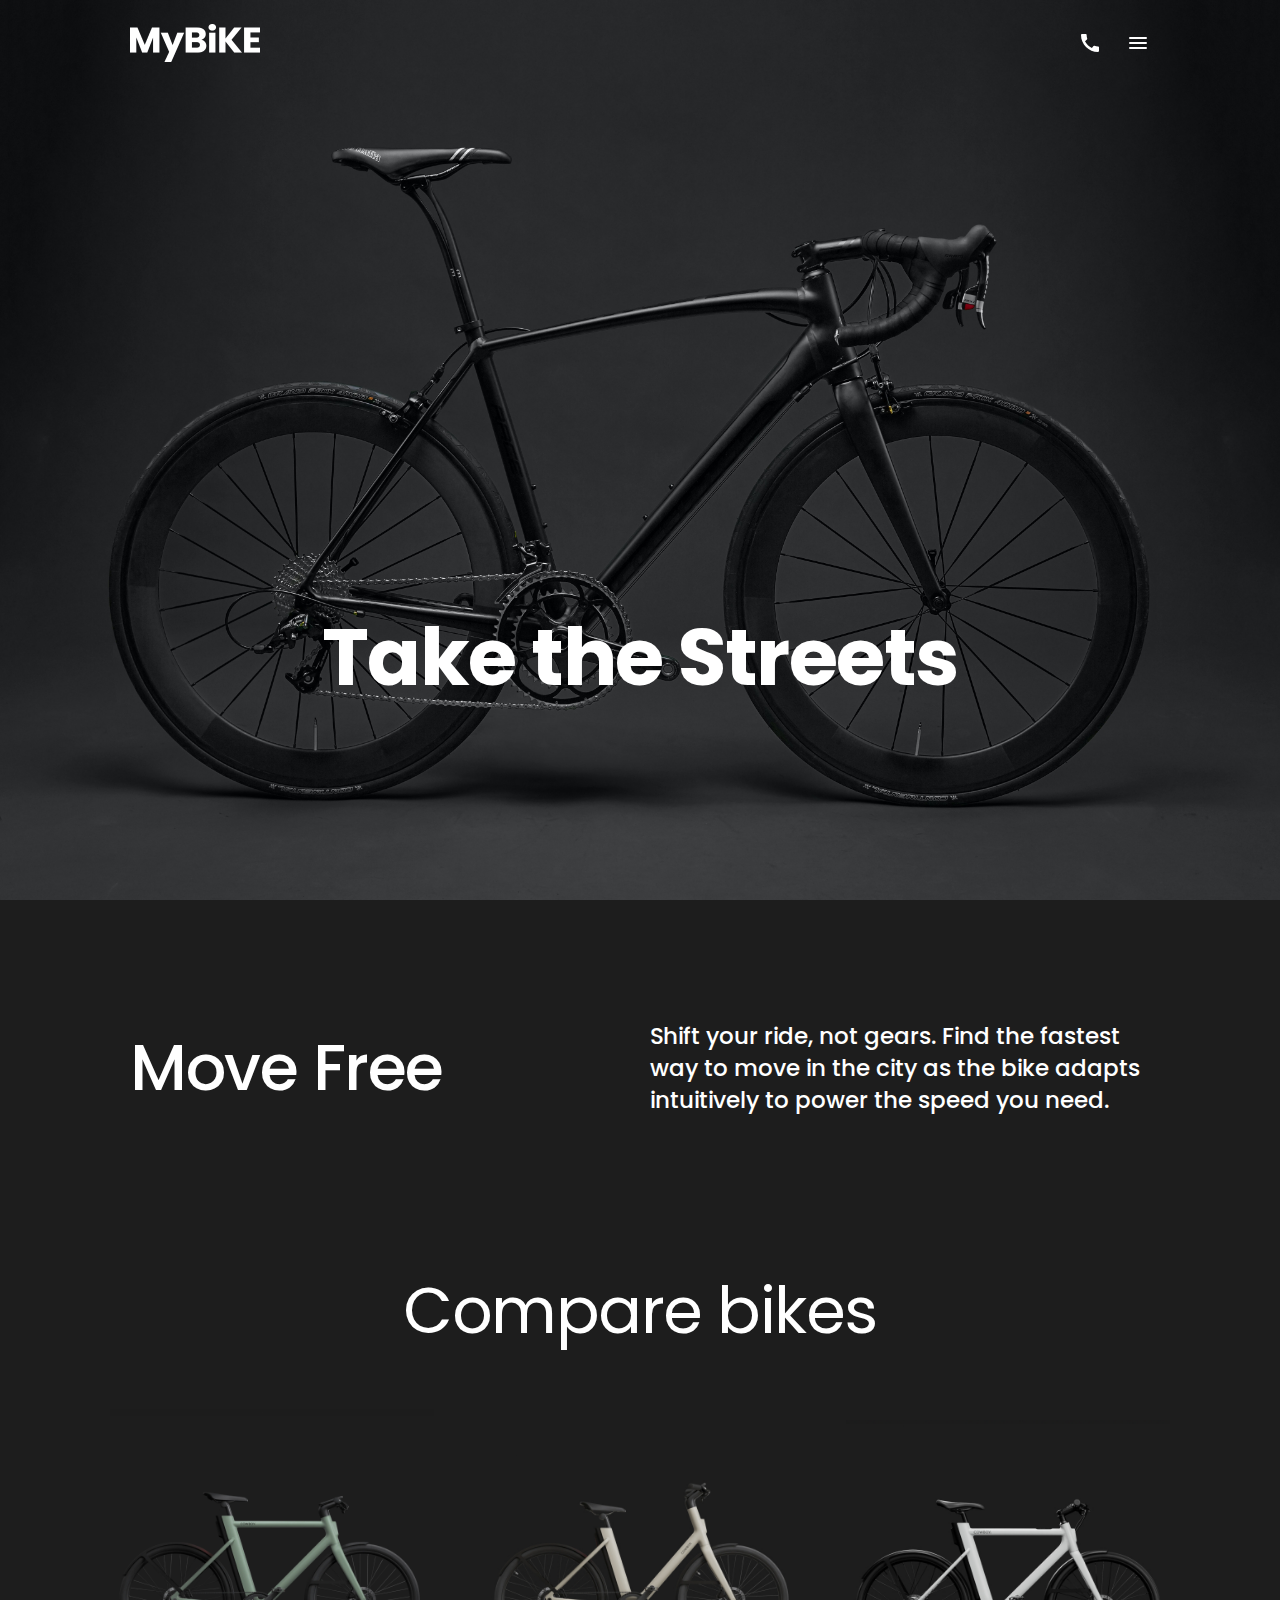
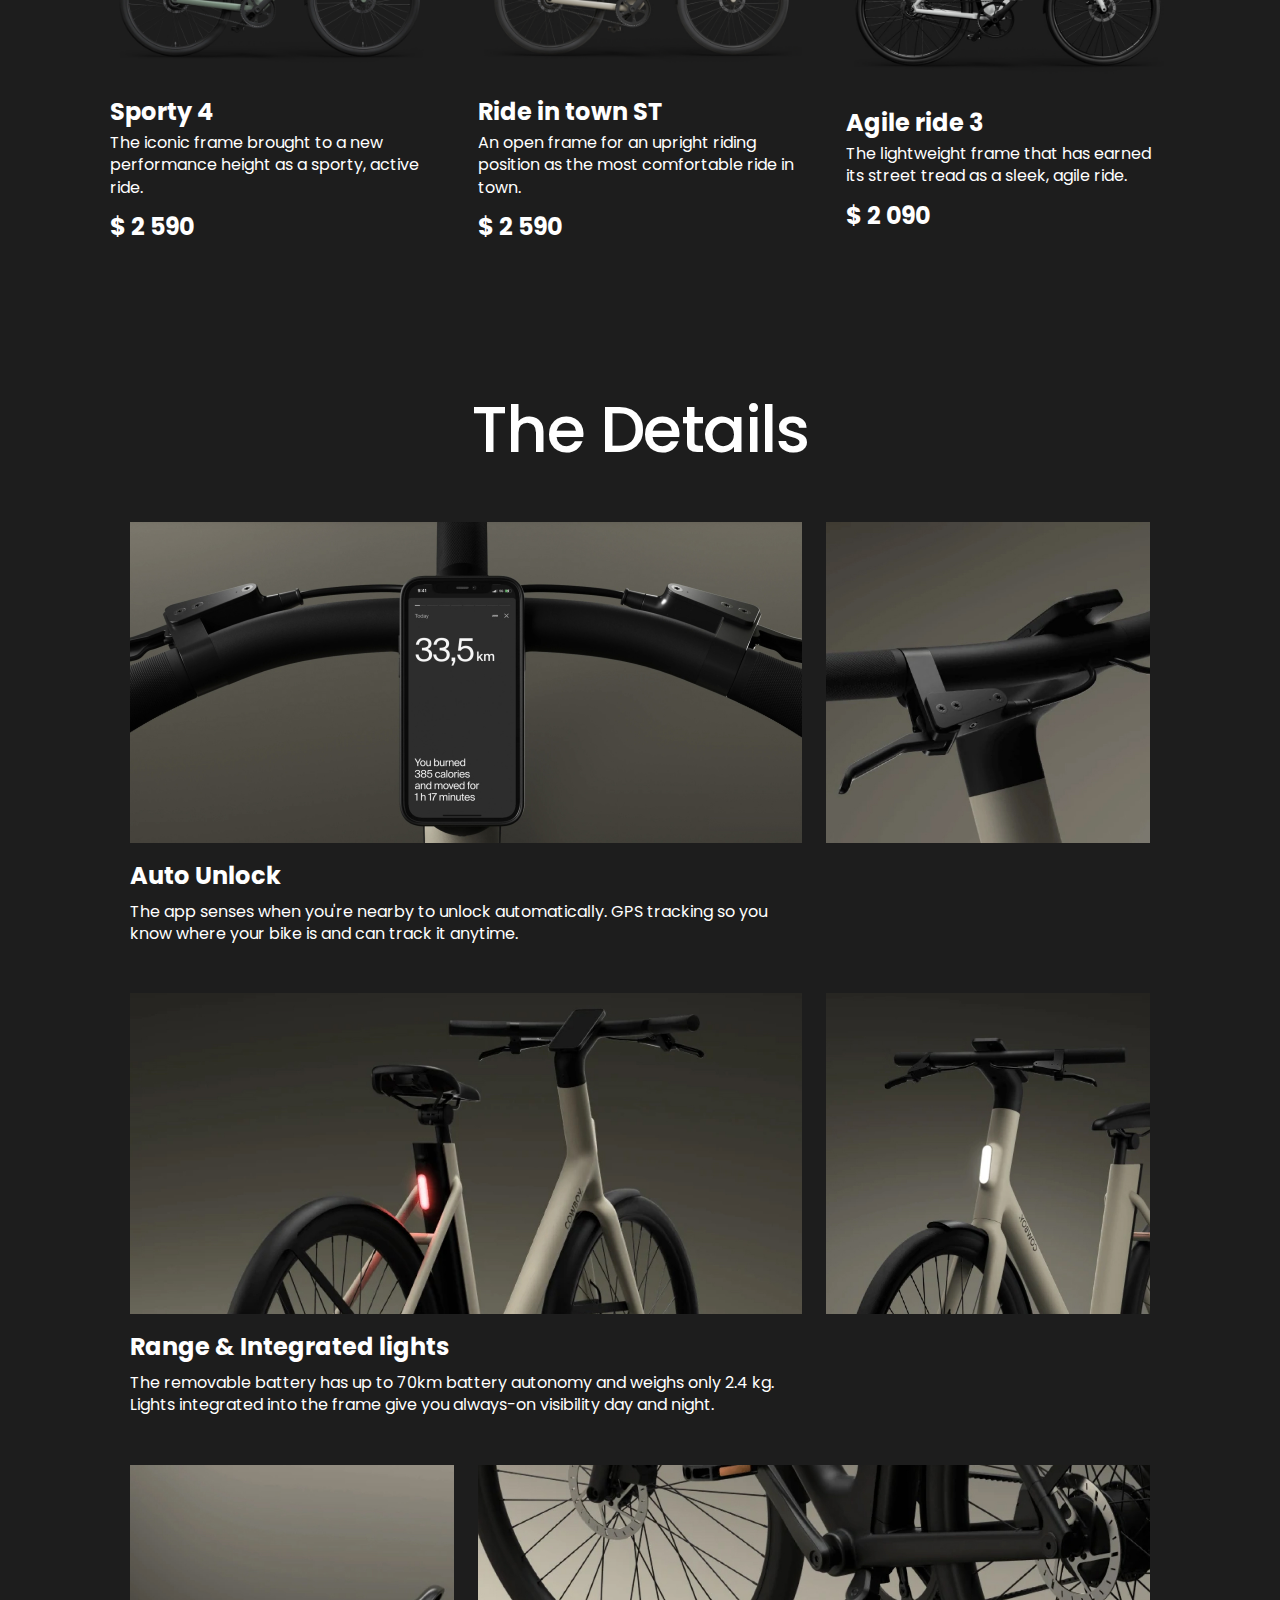
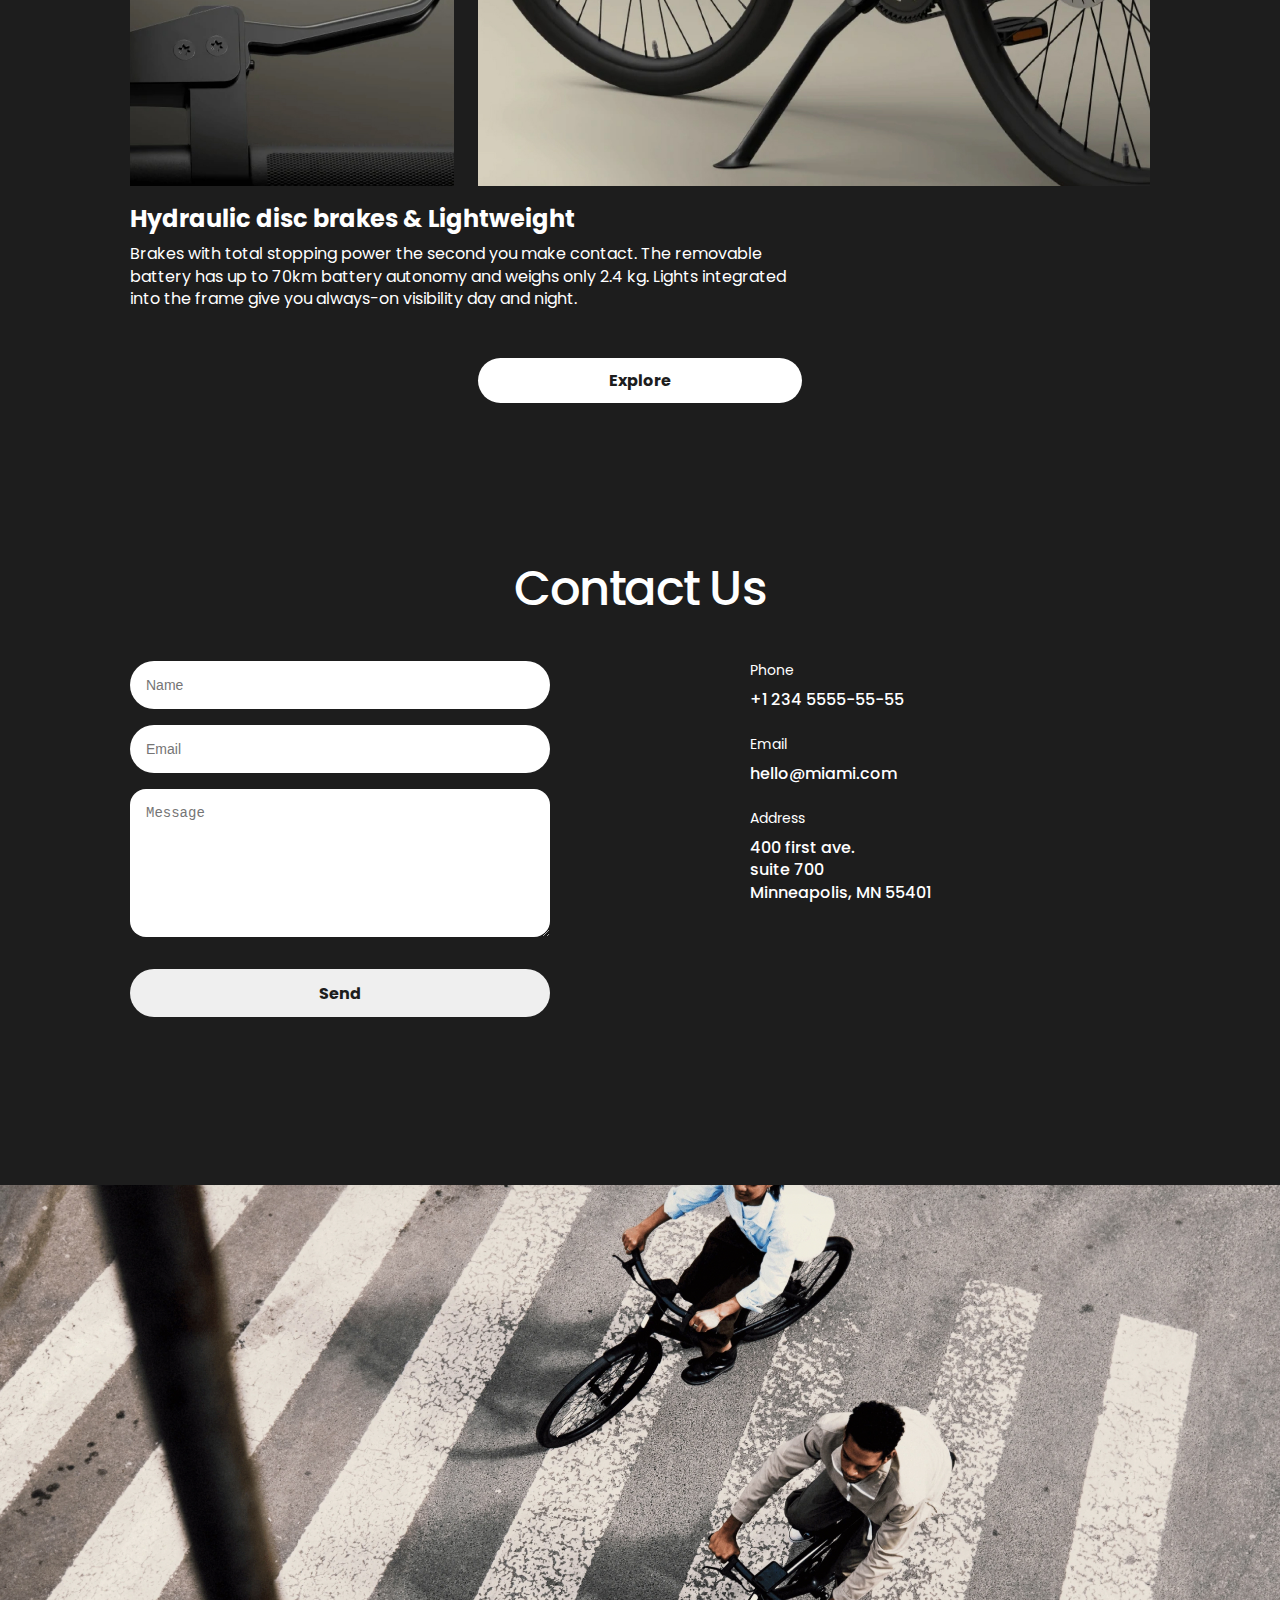
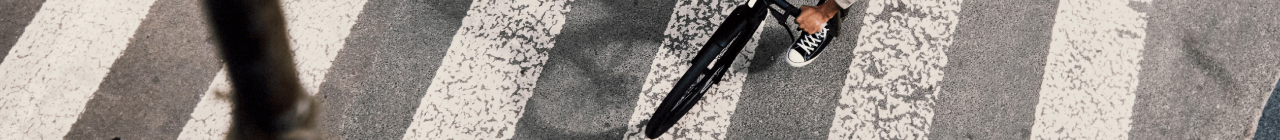
<file: index.html>
<!doctype html><html lang="en"><head><meta charset="utf-8"><meta name="viewport" content="width=device-width, initial-scale=1.0"><title>MyBike</title><link rel="icon shortcut" href="favicon.7163c4d9.svg" type="image/x-icon"><link href="https://fonts.googleapis.com/css?family=Poppins:100,100italic,200,200italic,300,300italic,regular,italic,500,500italic,600,600italic,700,700italic,800,800italic,900,900italic" rel="stylesheet"><link rel="stylesheet" href="index.8dffe151.css"></head><body> <div class="wrapper"> <header class="header"> <div class="header__container"> <a href="./" class="header__logo"> <img src="logo.66b2daaa.png" alt="Logo"> </a> <div class="header__buttons"> <a href="tel:+12345555555" target="_blank" class="header__button header__button_phone"> <p>+1 234 555-55-55</p> <img src="phone-call.26299131.svg" alt="phone-call-icon"> </a> <div class="header__button header__button_menu"> <img src="menu.9d5d39a9.svg" alt="menu-icon"> <img src="close.a33213b2.svg" alt="close-icon"> </div> </div> </div> </header> <nav class="nav"> <div class="nav__container"> <div class="nav__list"> <ul class="nav__list"> <li class="nav__item"> <a href="./" class="nav__link"> Home </a> </li> <li class="nav__item"> <a href="#about" class="nav__link"> About Us </a> </li> <li class="nav__item"> <a href="#bikes" class="nav__link"> Compare Bikes </a> </li> <li class="nav__item"> <a href="#details" class="nav__link"> Details </a> </li> <li class="nav__item"> <a href="#contact-us" class="nav__link"> Contacts </a> </li> <li class="nav__item"> <a href="tel:+12345555555" class="nav__link nav__link_phone"> <span>+1 234 5555-55-55</span> <p>Book a test ride</p> </a> </li> </ul> </div> </div> </nav> <main class="main"> <section class="intro"> <div class="intro_container"> <h1 class="intro__title">Take the Streets</h1> </div> </section> <section class="about" id="about"> <div class="about__container"> <h1 class="about__title">Move Free</h1> <p class="about__text"> Shift your ride, not gears. Find the fastest way to move in the city as the bike adapts intuitively to power the speed you need. </p> </div> </section> <section class="bikes" id="bikes"> <div class="bikes__container"> <h1 class="bikes__title">Compare bikes</h1> <ul class="bikes__list"> <li class="bikes__item item-bikes"> <div class="item-bikes__img"> <img src="01.9a1613a9.jpg" alt="Bike"> </div> <a href="#" class="item-bikes__title"> Sporty 4 </a> <p class="item-bikes__text"> The iconic frame brought to a new performance height as a sporty, active ride. </p> <span class="item-bikes__price">$ 2 590</span> </li> <li class="bikes__item item-bikes"> <div class="item-bikes__img"> <img src="02.ebd72a3d.jpg" alt="Bike"> </div> <a href="#" class="item-bikes__title"> Ride in town ST </a> <p class="item-bikes__text"> An open frame for an upright riding position as the most comfortable ride in town. </p> <span class="item-bikes__price">$ 2 590</span> </li> <li class="bikes__item item-bikes"> <div class="item-bikes__img"> <img src="03.c84ec9d5.jpg" alt="Bike"> </div> <a href="#" class="item-bikes__title"> Agile ride 3 </a> <p class="item-bikes__text"> The lightweight frame that has earned its street tread as a sleek, agile ride. </p> <span class="item-bikes__price">$ 2 090</span> </li> </ul> </div> </section> <section class="details" id="details"> <div class="details__container"> <h1 class="details__title">The details</h1> <div class="details__articles"> <article class="article-details details__article"> <div class="article-details__images"> <div class="article-details__image"> <img src="04.2f36d436.jpg" alt="bike-feature"> </div> <div class="article-details__image"> <img src="05.941d7b63.jpg" alt="bike-feature"> </div> </div> <h2 class="article-details__title">Auto Unlock</h2> <p class="article-details__text"> The app senses when you're nearby to unlock automatically. GPS tracking so you know where your bike is and can track it anytime. </p> </article> <article class="article-details details__article"> <div class="article-details__images"> <div class="article-details__image"> <img src="06.406aa8ce.jpg" alt="bike-feature"> </div> <div class="article-details__image"> <img src="07.550e1519.jpg" alt="bike-feature"> </div> </div> <h2 class="article-details__title"> Range & Integrated lights </h2> <p class="article-details__text"> The removable battery has up to 70km battery autonomy and weighs only 2.4 kg. Lights integrated into the frame give you always-on visibility day and night. </p> </article> <article class="article-details details__article"> <div class="article-details__images article-details__images_reversed"> <div class="article-details__image"> <img src="09.362142d8.jpg" alt="bike-feature"> </div> <div class="article-details__image"> <img src="08.4c7c0b53.jpg" alt="bike-feature"> </div> </div> <h2 class="article-details__title"> Hydraulic disc brakes & Lightweight </h2> <p class="article-details__text"> Brakes with total stopping power the second you make contact. The removable battery has up to 70km battery autonomy and weighs only 2.4 kg. Lights integrated into the frame give you always-on visibility day and night. </p> </article> </div> <a href="#" class="details__link"> Explore </a> </div> </section> </main> <footer class="footer" id="contact-us"> <div class="footer__container"> <h1 class="footer__title">Contact Us</h1> <div class="footer__content"> <div class="contact-us"> <form action="#" class="contact-us__form"> <input type="text" class="contact-us__input" placeholder="Name"> <input type="email" class="contact-us__input" placeholder="Email"> <textarea class="contact-us__textarea" placeholder="Message"></textarea> <button class="contact-us__button">Send</button> </form> </div> <div class="footer__links"> <div class="footer__block"> <h3 class="footer__label">Phone</h3> <a href="tel:+12345555555" class="footer__link" target="_blank"> +1 234 5555-55-55 </a> </div> <div class="footer__block"> <h3 class="footer__label">Email</h3> <a href="mailto:hello@miami.com" class="footer__link" target="_blank"> hello@miami.com </a> </div> <div class="footer__block"> <h3 class="footer__label">Address</h3> <a href="https://www.google.com/maps?q=400+first+ave+suite+700+Minneapolis,+MN+55401" class="footer__link" target="_blank"> 400 first ave. <br> suite 700 <br> Minneapolis, MN 55401 </a> </div> </div> </div> </div> <div class="footer__img"> <img src="footer_bg.b41887b3.jpg" alt="footer-image"> </div> </footer> </div> <script src="index.e61e4edd.js"></script> </body></html>
</file>
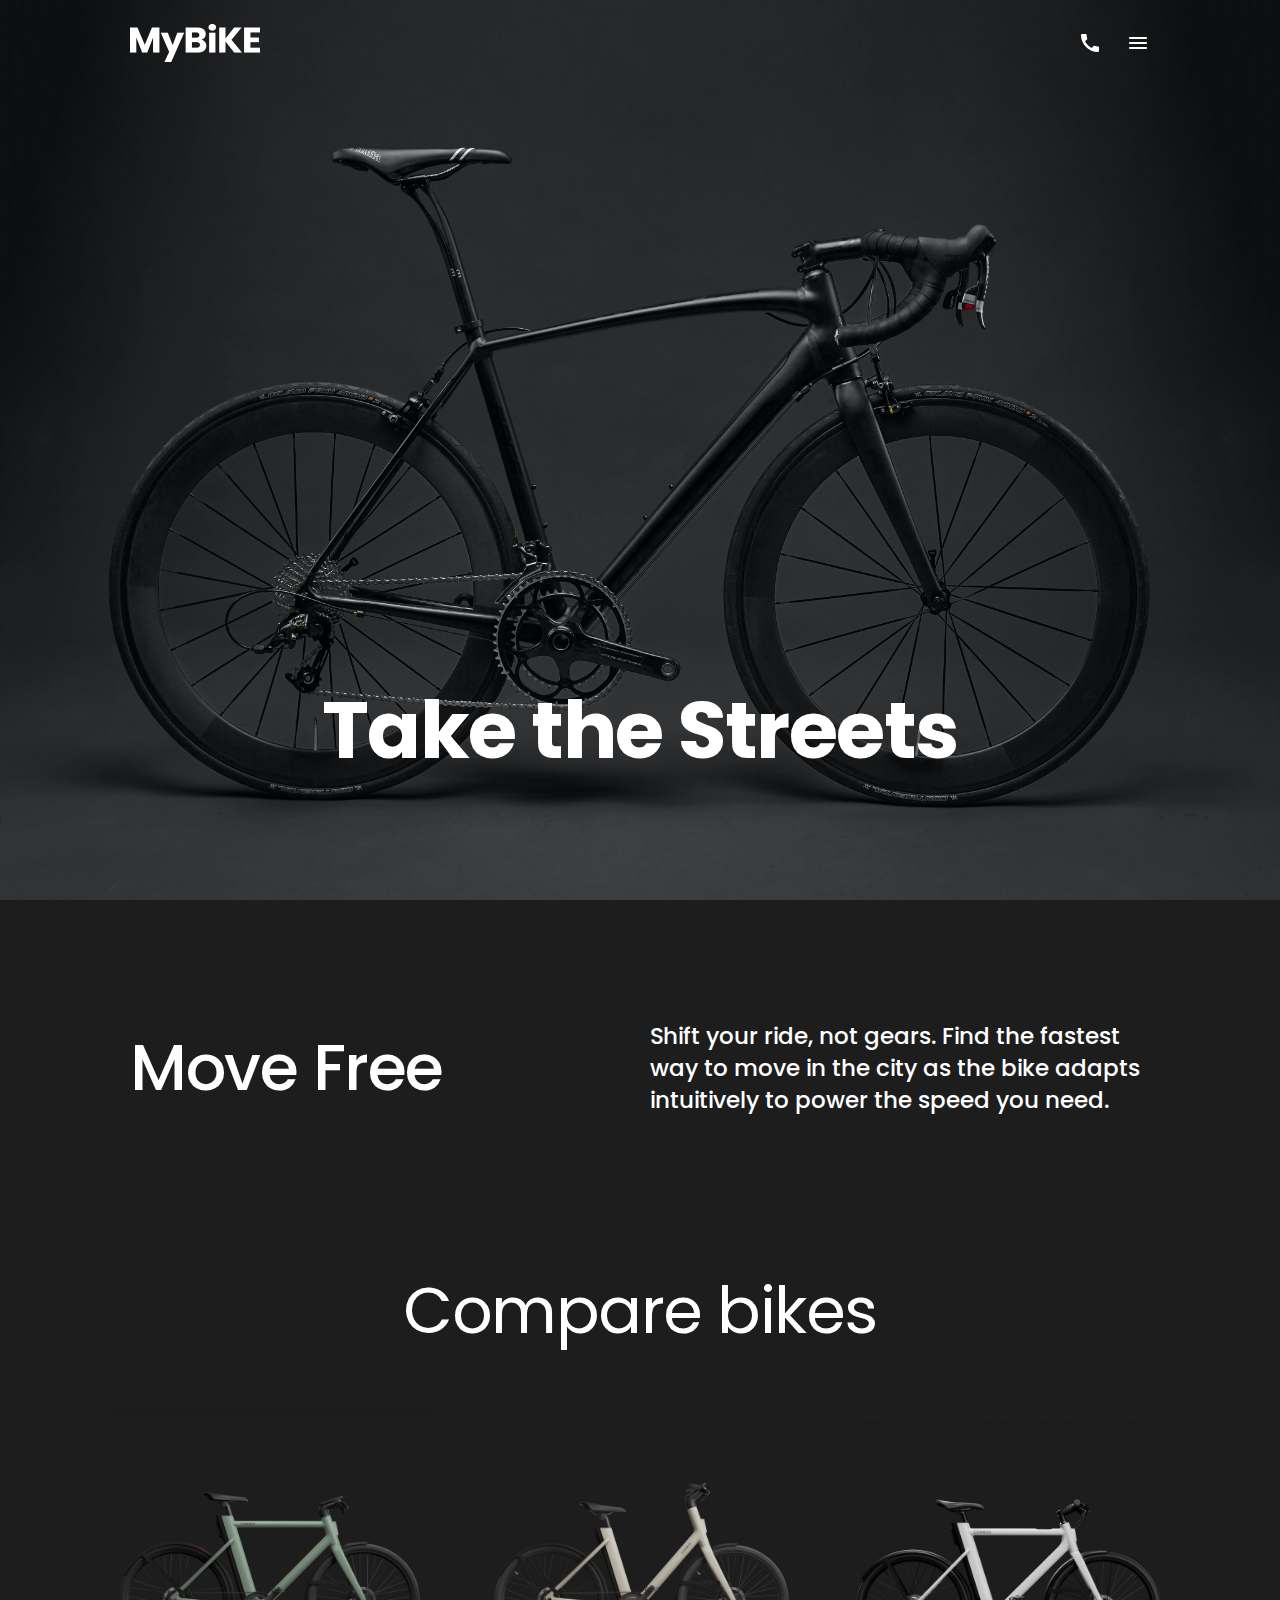
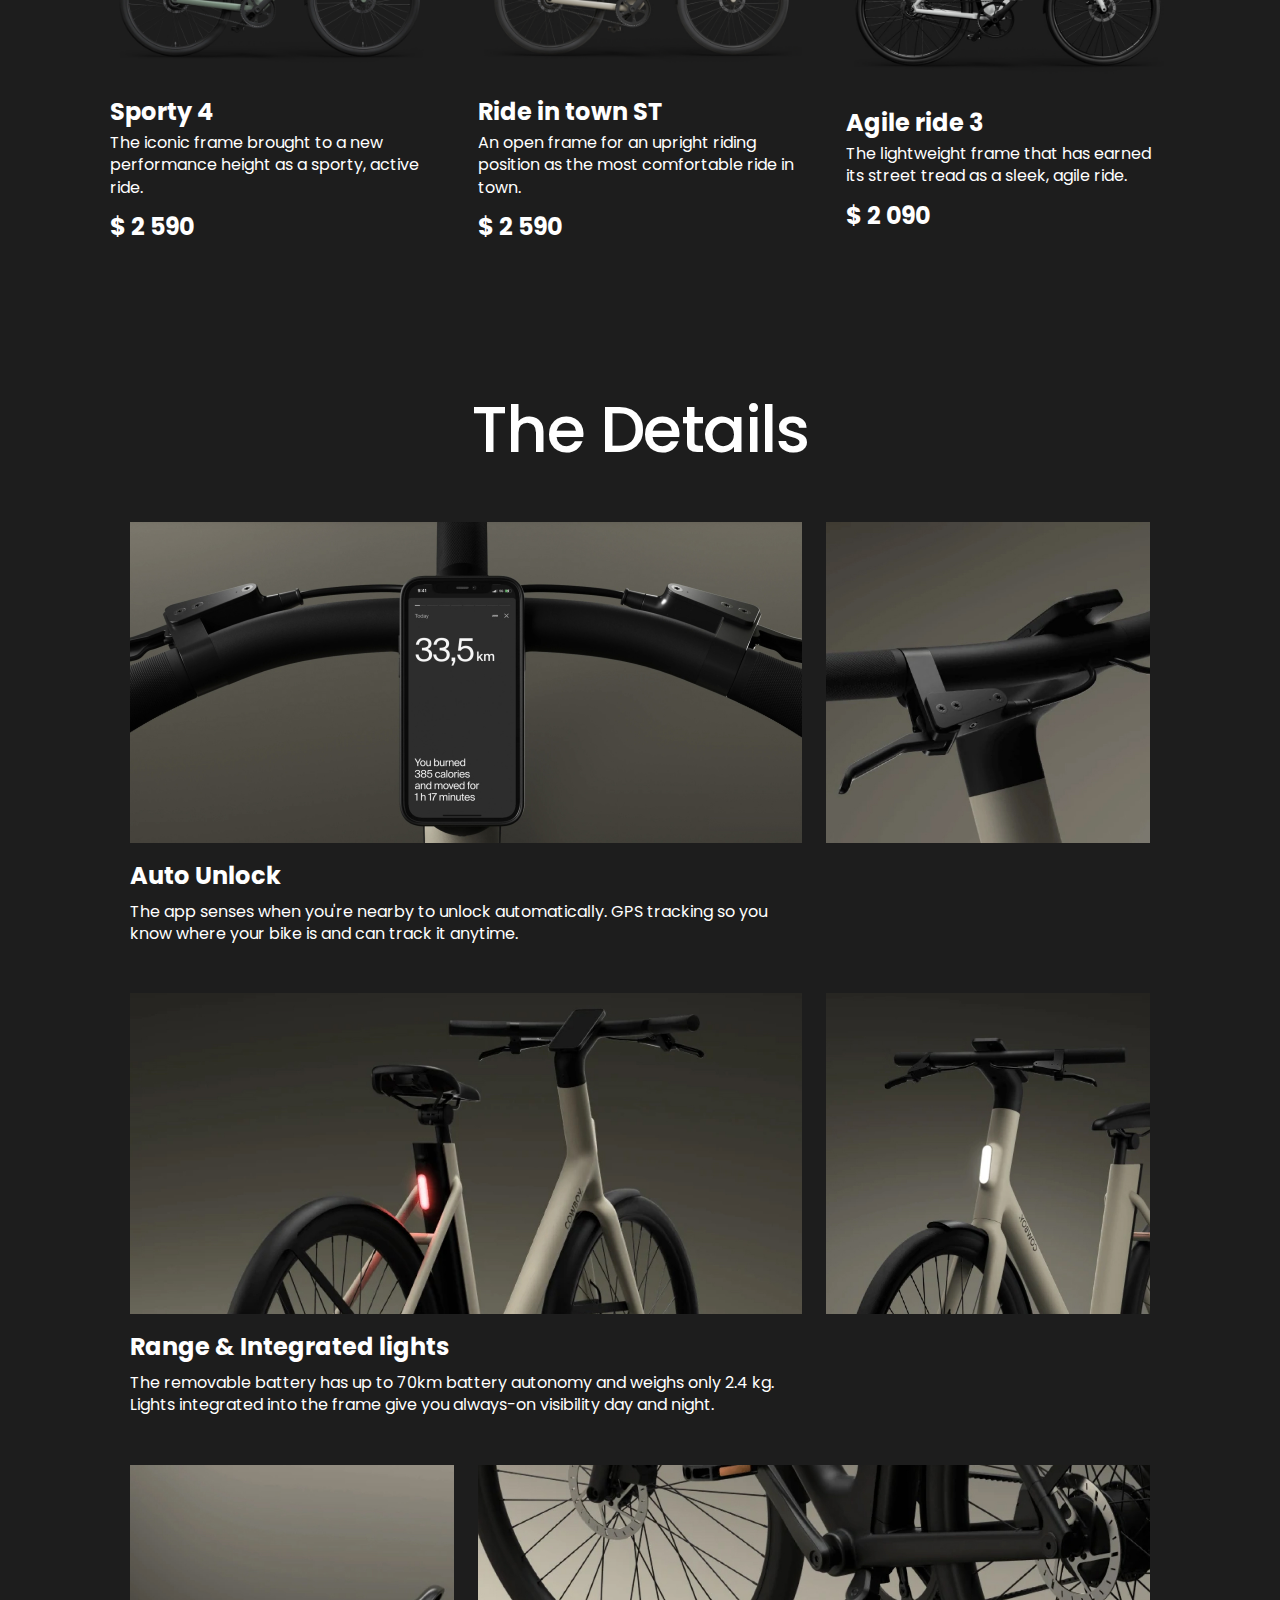
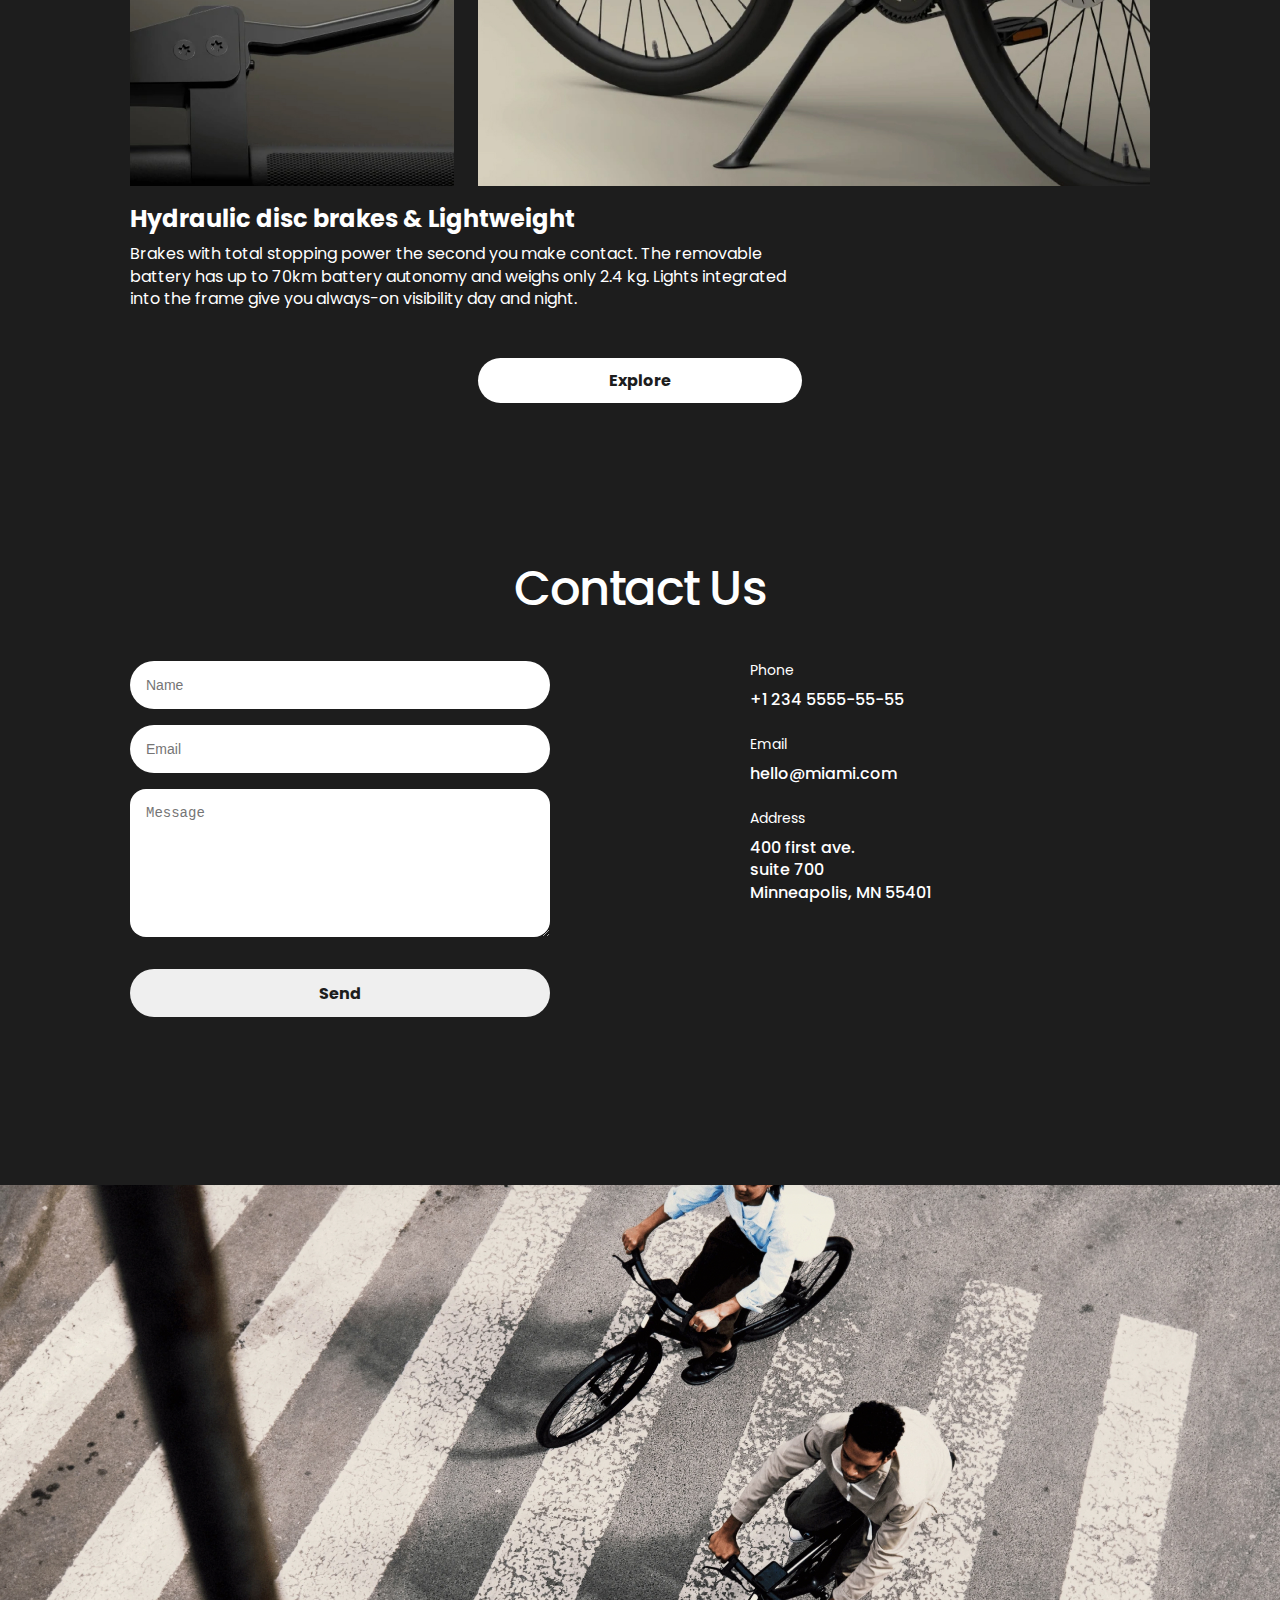
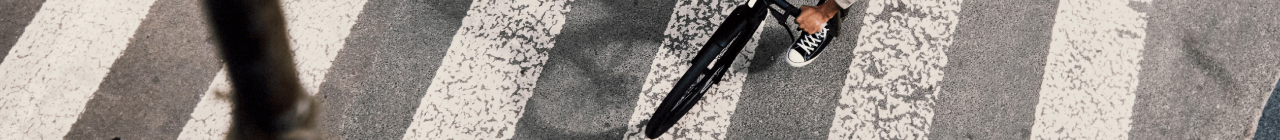
<file: src/index.html>
<!doctype html>
<html lang="en">
  <head>
    <meta charset="UTF-8" />
    <meta
      name="viewport"
      content="width=device-width, initial-scale=1.0"
    />
    <title>MyBike</title>
    <link
      rel="shortcut icon"
      href="./img/favicon.svg"
      type="image/x-icon"
    />
    <link
      href="https://fonts.googleapis.com/css?family=Poppins:100,100italic,200,200italic,300,300italic,regular,italic,500,500italic,600,600italic,700,700italic,800,800italic,900,900italic"
      rel="stylesheet"
    />
    <link
      rel="stylesheet"
      href="./css/style.css"
    />
  </head>
  <body>
    <div class="wrapper">
      <header class="header">
        <div class="header__container">
          <a
            href="./"
            class="header__logo"
          >
            <img
              src="./img/logo.png"
              alt="Logo"
            />
          </a>
          <div class="header__buttons">
            <a
              href="tel:+12345555555"
              target="_blank"
              class="header__button header__button_phone"
            >
              <p>+1 234 555-55-55</p>
              <img
                src="./icons/phone-call.svg"
                alt="phone-call-icon"
              />
            </a>
            <div class="header__button header__button_menu">
              <img
                src="./icons/menu.svg"
                alt="menu-icon"
              />
              <img
                src="./icons/close.svg"
                alt="close-icon"
              />
            </div>
          </div>
        </div>
      </header>
      <nav class="nav">
        <div class="nav__container">
          <div class="nav__list">
            <ul class="nav__list">
              <li class="nav__item">
                <a
                  href="./"
                  class="nav__link"
                >
                  Home
                </a>
              </li>
              <li class="nav__item">
                <a
                  href="#about"
                  class="nav__link"
                >
                  About Us
                </a>
              </li>
              <li class="nav__item">
                <a
                  href="#bikes"
                  class="nav__link"
                >
                  Compare Bikes
                </a>
              </li>
              <li class="nav__item">
                <a
                  href="#details"
                  class="nav__link"
                >
                  Details
                </a>
              </li>
              <li class="nav__item">
                <a
                  href="#contact-us"
                  class="nav__link"
                >
                  Contacts
                </a>
              </li>
              <li class="nav__item">
                <a
                  href="tel:+12345555555"
                  class="nav__link nav__link_phone"
                >
                  <span>+1 234 5555-55-55</span>
                  <p>Book a test ride</p>
                </a>
              </li>
            </ul>
          </div>
        </div>
      </nav>
      <main class="main">
        <section class="intro">
          <div class="intro_container">
            <h1 class="intro__title">Take the Streets</h1>
          </div>
        </section>
        <section
          class="about"
          id="about"
        >
          <div class="about__container">
            <h1 class="about__title">Move Free</h1>
            <p class="about__text">
              Shift your ride, not gears. Find the fastest way to move in the
              city as the bike adapts intuitively to power the speed you need.
            </p>
          </div>
        </section>
        <section
          class="bikes"
          id="bikes"
        >
          <div class="bikes__container">
            <h1 class="bikes__title">Compare bikes</h1>
            <ul class="bikes__list">
              <li class="bikes__item item-bikes">
                <div class="item-bikes__img">
                  <img
                    src="./img/01.jpg"
                    alt="Bike"
                  />
                </div>
                <a
                  href="#"
                  class="item-bikes__title"
                >
                  Sporty 4
                </a>
                <p class="item-bikes__text">
                  The iconic frame brought to a new performance height as a
                  sporty, active ride.
                </p>
                <span class="item-bikes__price">$ 2 590</span>
              </li>
              <li class="bikes__item item-bikes">
                <div class="item-bikes__img">
                  <img
                    src="./img/02.jpg"
                    alt="Bike"
                  />
                </div>
                <a
                  href="#"
                  class="item-bikes__title"
                >
                  Ride in town ST
                </a>
                <p class="item-bikes__text">
                  An open frame for an upright riding position as the most
                  comfortable ride in town.
                </p>
                <span class="item-bikes__price">$ 2 590</span>
              </li>
              <li class="bikes__item item-bikes">
                <div class="item-bikes__img">
                  <img
                    src="./img/03.jpg"
                    alt="Bike"
                  />
                </div>
                <a
                  href="#"
                  class="item-bikes__title"
                >
                  Agile ride 3
                </a>
                <p class="item-bikes__text">
                  The lightweight frame that has earned its street tread as a
                  sleek, agile ride.
                </p>
                <span class="item-bikes__price">$ 2 090</span>
              </li>
            </ul>
          </div>
        </section>
        <section
          class="details"
          id="details"
        >
          <div class="details__container">
            <h1 class="details__title">The details</h1>
            <div class="details__articles">
              <article class="details__article article-details">
                <div class="article-details__images">
                  <div class="article-details__image">
                    <img
                      src="./img/04.jpg"
                      alt="bike-feature"
                    />
                  </div>
                  <div class="article-details__image">
                    <img
                      src="./img/05.jpg"
                      alt="bike-feature"
                    />
                  </div>
                </div>
                <h2 class="article-details__title">Auto Unlock</h2>
                <p class="article-details__text">
                  The app senses when you're nearby to unlock automatically. GPS
                  tracking so you know where your bike is and can track it
                  anytime.
                </p>
              </article>

              <article class="details__article article-details">
                <div class="article-details__images">
                  <div class="article-details__image">
                    <img
                      src="./img/06.jpg"
                      alt="bike-feature"
                    />
                  </div>
                  <div class="article-details__image">
                    <img
                      src="./img/07.jpg"
                      alt="bike-feature"
                    />
                  </div>
                </div>
                <h2 class="article-details__title">
                  Range & Integrated lights
                </h2>
                <p class="article-details__text">
                  The removable battery has up to 70km battery autonomy and
                  weighs only 2.4 kg. Lights integrated into the frame give you
                  always-on visibility day and night.
                </p>
              </article>

              <article class="details__article article-details">
                <div
                  class="article-details__images article-details__images_reversed"
                >
                  <div class="article-details__image">
                    <img
                      src="./img/09.jpg"
                      alt="bike-feature"
                    />
                  </div>
                  <div class="article-details__image">
                    <img
                      src="./img/08.jpg"
                      alt="bike-feature"
                    />
                  </div>
                </div>
                <h2 class="article-details__title">
                  Hydraulic disc brakes & Lightweight
                </h2>
                <p class="article-details__text">
                  Brakes with total stopping power the second you make contact.
                  The removable battery has up to 70km battery autonomy and
                  weighs only 2.4 kg. Lights integrated into the frame give you
                  always-on visibility day and night.
                </p>
              </article>
            </div>
            <a
              href="#"
              class="details__link"
            >
              Explore
            </a>
          </div>
        </section>
      </main>
      <footer
        class="footer"
        id="contact-us"
      >
        <div class="footer__container">
          <h1 class="footer__title">Contact Us</h1>
          <div class="footer__content">
            <div class="contact-us">
              <form
                action="#"
                class="contact-us__form"
              >
                <input
                  type="text"
                  class="contact-us__input"
                  placeholder="Name"
                />
                <input
                  type="email"
                  class="contact-us__input"
                  placeholder="Email"
                />
                <textarea
                  class="contact-us__textarea"
                  placeholder="Message"
                ></textarea>
                <button class="contact-us__button">Send</button>
              </form>
            </div>
            <div class="footer__links">
              <div class="footer__block">
                <h3 class="footer__label">Phone</h3>
                <a
                  href="tel:+12345555555"
                  class="footer__link"
                  target="_blank"
                >
                  +1 234 5555-55-55
                </a>
              </div>
              <div class="footer__block">
                <h3 class="footer__label">Email</h3>
                <a
                  href="mailto:hello@miami.com"
                  class="footer__link"
                  target="_blank"
                >
                  hello@miami.com
                </a>
              </div>
              <div class="footer__block">
                <h3 class="footer__label">Address</h3>
                <a
                  href="https://www.google.com/maps?q=400+first+ave+suite+700+Minneapolis,+MN+55401"
                  class="footer__link"
                  target="_blank"
                >
                  400 first ave.
                  <br />
                  suite 700
                  <br />
                  Minneapolis, MN 55401
                </a>
              </div>
            </div>
          </div>
        </div>
        <div class="footer__img">
          <img
            src="./img/footer_bg.jpg"
            alt="footer-image"
          />
        </div>
      </footer>
    </div>
    <script src="./scripts/main.js"></script>
  </body>
</html>
</file>
<file: index.8dffe151.css>
*,:before,:after{box-sizing:border-box;border:none;margin:0;padding:0}a{text-decoration:none}ul,ol,li{list-style:none}img{vertical-align:top}h1,h2,h3,h4,h5,h6{font-weight:inherit;font-size:inherit}html,body{height:100%;line-height:1}body{color:#fff;scroll-behavior:smooth;background-color:#1d1d1d;font-family:Poppins,sans-serif;font-size:16px}body.body_overflow-hidden{overflow:hidden}[class*=__container]{max-width:280px;margin:auto}@media (min-width:619.98px){[class*=__container]{max-width:600px}}@media (min-width:1023.98px){[class*=__container]{max-width:1020px}}.header{background-color:transparent;width:100%;position:absolute;top:0;left:0}.header__container{-ms-flex-pack:justify;justify-content:space-between;-ms-flex-align:center;align-items:center;height:86px;display:-ms-flexbox;display:flex}.header__logo{z-index:6;width:130px;height:38px;transition:all .3s;display:block;position:relative}.header__logo img{object-fit:cover;width:100%;height:100%;position:absolute;top:0;left:0}.header__logo:hover{transform:scale(1.05)}.header__logo:active{filter:invert(.3);transform:translateY(2px)}.header__logo.header__logo_above-nav{filter:invert(.9)}.header__buttons{-ms-flex-pack:center;justify-content:center;-ms-flex-align:center;align-items:center;gap:24px;display:-ms-flexbox;display:flex}.header__button{cursor:pointer;transition:all .3s}.header__button img{width:24px;height:24px;transition:all .3s}.header__button:hover img{transform:scale(1.1)}.header__button:active{filter:invert(.3);transform:translateY(2px)}.header__button_phone{z-index:2;justify-content:right;-ms-flex-align:center;align-items:center;gap:20px;display:-ms-flexbox;display:flex}.header__button_phone p{white-space:nowrap;color:#fff;opacity:1;font-size:12px;transition:opacity .3s;display:none}@media (min-width:619.98px){.header__button_phone{width:24px;height:24px;overflow:hidden}.header__button_phone p{display:block;position:relative}.header__button_phone p:after{content:"";opacity:0;background-color:#fff;width:100%;height:2px;transition:all .3s;position:absolute;bottom:-5px;left:0}.header__button_phone p:hover:after{opacity:1}.header__button_phone:hover{width:auto}.header__button_phone:hover p{opacity:1}}.header__button_menu{z-index:7;position:relative}.header__button_menu img:last-child,.header__button_menu_active img:first-child{display:none}.header__button_menu_active img:last-child{display:block}.nav{z-index:5;background-color:#c2c2c2;width:100%;height:100vh;transition:all .3s;display:block;position:fixed;top:0;left:-100%}.nav_active{left:0}.nav__container{padding-top:86px}.nav__list{-ms-flex-direction:column;flex-direction:column;-ms-flex-align:start;align-items:start;gap:32px;display:-ms-flexbox;display:flex}.nav__item{position:relative}.nav__item:not(:last-child):after{content:"";opacity:0;background-color:#1d1d1d;width:100%;height:2px;transition:all .3s;position:absolute;bottom:-3px;left:0}.nav__item:not(:last-child):hover:after{opacity:1}.nav__link{text-transform:uppercase;letter-spacing:2px;color:#1d1d1d;font-size:22px;font-weight:600;line-height:22px;display:block}.nav__link_phone{margin-top:8px}.nav__link_phone span{margin-bottom:10px;font-size:16px;line-height:27px;display:block;position:relative}.nav__link_phone span:after{content:"";opacity:0;background-color:#1d1d1d;width:100%;height:2px;transition:all .3s;position:absolute;bottom:-1px;left:0}.nav__link_phone span:hover:after{opacity:1}.nav__link_phone p{font-size:12px;line-height:16px;display:inline-block;position:relative}.nav__link_phone p:after{content:"";opacity:.5;background-color:#1d1d1d;width:100%;height:2px;transition:all .3s;position:absolute;bottom:-5px;left:0}.nav__link_phone p:hover:after{opacity:1;transition:all .3s}.intro{background-image:url(intro_bg.cb255b8a.jpg);background-position-x:right;background-size:cover;width:100%}.intro_container{height:100vh;position:relative}.intro__title{letter-spacing:-1.5px;white-space:nowrap;font-size:36px;font-weight:700;position:absolute;bottom:88px;left:50%;transform:translate(-50%)}@media (min-width:619.98px){.intro__title{font-size:64px;bottom:130px}}@media (min-width:1023.98px){.intro__title{font-size:80px;bottom:203px}}.about{padding-top:60px;padding-bottom:46px}@media (min-width:619.98px){.about{padding-top:120px;padding-bottom:60px}}@media (min-width:1023.98px){.about{padding-bottom:80px}}.about__container{-ms-flex-wrap:wrap;flex-wrap:wrap;gap:32px;display:-ms-flexbox;display:flex}@media (min-width:619.98px){.about__container{-ms-flex-wrap:nowrap;flex-wrap:nowrap;-ms-flex-pack:justify;justify-content:space-between;-ms-flex-align:start;align-items:flex-start;gap:0}}@media (min-width:1023.98px){.about__container{-ms-flex-align:center;align-items:center}}.about__title{letter-spacing:-1.5px;font-size:32px;font-weight:500}@media (min-width:619.98px){.about__title{font-size:48px}}@media (min-width:1023.98px){.about__title{font-size:64px}}.about__text{font-size:23px;font-weight:500;line-height:140%}@media (min-width:619.98px){.about__text{width:288px}}@media (min-width:1023.98px){.about__text{width:500px}}.bikes{padding-top:46px;padding-bottom:46px}@media (min-width:619.98px){.bikes{padding-top:60px;padding-bottom:60px}}@media (min-width:1023.98px){.bikes{padding-top:82px;padding-bottom:72px}}.bikes__container{-ms-flex-direction:column;flex-direction:column;-ms-flex-pack:center;justify-content:center;-ms-flex-align:center;align-items:center;display:-ms-flexbox;display:flex}.bikes__title{letter-spacing:-1.5px;text-align:center;margin-bottom:48px;font-size:32px}@media (min-width:619.98px){.bikes__title{font-size:48px}}@media (min-width:1023.98px){.bikes__title{margin-bottom:56px;font-size:64px}}.bikes__list{-ms-flex-direction:column;flex-direction:column;-ms-flex-align:center;align-items:center;gap:40px;display:-ms-flexbox;display:flex}@media (min-width:619.98px){.bikes__list{gap:48px;width:392px}}@media (min-width:1023.98px){.bikes__list{-ms-flex-direction:row;flex-direction:row;-ms-flex-pack:center;justify-content:center;-ms-flex-align:center;align-items:center;gap:24px;width:auto}}.item-bikes{padding:10px 10px 15px;transition:all .3s}.item-bikes:hover{transform:translateY(4px);box-shadow:0 4px 4px rgba(14,14,14,.82)}.item-bikes__img{aspect-ratio:5/4;width:280px;margin-bottom:32px;position:relative}@media (min-width:619.98px){.item-bikes__img{width:392px}}@media (min-width:1023.98px){.item-bikes__img{width:324px}}.item-bikes__img img{width:100%;height:100%;position:absolute;top:0;left:0}.item-bikes__title{color:#fff;margin-bottom:8px;font-size:24px;font-weight:700;transition:all .3s;display:inline-block}.item-bikes__title:hover{color:#a6a6a6}.item-bikes__title:active{transform:translateY(2px)}.item-bikes__text{margin-bottom:16px;font-size:16px;line-height:1.4}.item-bikes__price{font-size:24px;font-weight:700}.details{padding-top:46px;padding-bottom:40px}@media (min-width:619.98px){.details{padding-top:60px;padding-bottom:60px}}@media (min-width:1023.98px){.details{padding-top:72px;padding-bottom:90px}}.details__container{-ms-flex-direction:column;flex-direction:column;display:-ms-flexbox;display:flex}.details__title{letter-spacing:-1.5px;text-align:center;text-transform:capitalize;font-size:32px;font-weight:500}@media (min-width:619.98px){.details__title{font-size:48px}}@media (min-width:1023.98px){.details__title{font-size:64px}}.details__articles{-ms-flex-direction:column;flex-direction:column;-ms-flex-align:center;align-items:center;gap:40px;margin-top:48px;margin-bottom:40px;display:-ms-flexbox;display:flex}@media (min-width:619.98px){.details__articles{gap:48px;margin-top:60px;margin-bottom:48px}}.details__link{text-align:center;color:#1d1d1d;background-color:#fff;border-radius:40px;width:100%;padding-top:14.5px;padding-bottom:14.5px;font-size:16px;font-weight:700;transition:all .3s;display:inline-block}.details__link:hover{box-shadow:1px 4px 16px rgba(232,232,240,.4)}.details__link:active{box-shadow:1px 4px 16px rgba(232,232,240,.64)}@media (min-width:619.98px){.details__link{width:392px;margin:auto}}@media (min-width:1023.98px){.details__link{width:324px}}.article-details{width:100%}.article-details__images{-ms-flex-pack:justify;justify-content:space-between;width:100%;margin-bottom:16px;display:-ms-flexbox;display:flex}.article-details__images_reversed{-ms-flex-direction:row-reverse;flex-direction:row-reverse}.article-details__image{width:130px;height:130px;display:block;position:relative;overflow:hidden}.article-details__image img{object-fit:cover;width:100%;height:100%;transition:all .3s;display:block;position:absolute;top:0;left:0}.article-details__image:hover img{transform:scale(1.05)}@media (min-width:619.98px){.article-details__image{height:187px}.article-details__image:first-child{-ms-flex-preferred-size:392px;flex-basis:392px}.article-details__image:last-child{-ms-flex-preferred-size:184px;flex-basis:184px}}@media (min-width:1023.98px){.article-details__image{height:321px}.article-details__image:first-child{-ms-flex-preferred-size:672px;flex-basis:672px}.article-details__image:last-child{-ms-flex-preferred-size:324px;flex-basis:324px}}.article-details__title{margin-bottom:8px;font-size:24px;font-weight:700;line-height:1.4;display:block}.article-details__text{font-size:16px;line-height:1.4}@media (min-width:1023.98px){.article-details__text{width:672px}}.footer{padding-top:40px}@media (min-width:619.98px){.footer{padding-top:60px}}@media (min-width:1023.98px){.footer{padding-top:72px}}.footer__container{margin-bottom:120px}.footer__title{letter-spacing:-1.5px;text-align:center;margin-bottom:32px;font-size:32px;font-weight:500}@media (min-width:619.98px){.footer__title{margin-bottom:48px;font-size:48px}.footer__content{gap:24px;display:-ms-flexbox;display:flex}}@media (min-width:1023.98px){.footer__content{gap:200px}}.footer__links{-ms-flex-direction:column;flex-direction:column;gap:24px;display:-ms-flexbox;display:flex}.footer__block{-ms-flex-direction:column;flex-direction:column;gap:8px;display:-ms-flexbox;display:flex}.footer__label{font-size:14px;font-weight:400;line-height:1.4}.footer__link{color:#fff;font-size:16px;font-weight:500;line-height:1.4}.footer__link:hover{text-decoration:underline}.footer__img{width:100%;height:200px;position:relative}.footer__img img{object-fit:cover;width:100%;height:100%;position:absolute;top:0;left:0}@media (min-width:619.98px){.footer__img{height:480px}}@media (min-width:1023.98px){.footer__img{height:555px}}.contact-us{margin-bottom:48px}.contact-us__form{-ms-flex-direction:column;flex-direction:column;-ms-flex-pack:center;justify-content:center;-ms-flex-align:center;align-items:center;display:-ms-flexbox;display:flex}.contact-us__input{border-radius:40px;width:100%;height:48px;margin-bottom:16px;padding:14px 16px;font-size:14px;line-height:20px}.contact-us__textarea{border-radius:16px;width:100%;height:148px;margin-bottom:32px;padding:14px 16px;font-size:14px;line-height:20px}.contact-us__button{color:#1d1d1d;border-radius:40px;width:100%;height:48px;font-family:Poppins,sans-serif;font-size:16px;font-weight:700;line-height:27px;transition:all .3s}.contact-us__button:hover{box-shadow:1px 4px 16px rgba(232,232,240,.4)}.contact-us__button:active{box-shadow:1px 4px 16px rgba(232,232,240,.64)}@media (min-width:619.98px){.contact-us{width:288px}}@media (min-width:1023.98px){.contact-us{width:420px}}
/*# sourceMappingURL=index.8dffe151.css.map */
</file>
<file: src/css/style.css>
/* stylelint-disable no-descending-specificity */
/* stylelint-disable at-rule-empty-line-before */
*,
*::before,
*::after {
  margin: 0;
  padding: 0;
  border: none;
  box-sizing: border-box;
}

a {
  text-decoration: none;
}

ul,
ol,
li {
  list-style: none;
}

img {
  vertical-align: top;
}

h1,
h2,
h3,
h4,
h5,
h6 {
  font-weight: inherit;
  font-size: inherit;
}

html,
body {
  height: 100%;
  line-height: 1;
}

body {
  background-color: #1d1d1d;
  color: #fff;
  font-family: Poppins, sans-serif;
  font-size: 16px;
  scroll-behavior: smooth;
}

body.body_overflow-hidden {
  overflow: hidden;
}

[class*='__container'] {
  max-width: 280px;
  margin: auto;
}

@media (min-width: 619.98px) {
  [class*='__container'] {
    max-width: 600px;
  }
}

@media (min-width: 1023.98px) {
  [class*='__container'] {
    max-width: 1020px;
  }
}

.header {
  position: absolute;
  top: 0;
  left: 0;
  width: 100%;
  background-color: transparent;
}

.header__container {
  height: 86px;
  display: flex;
  justify-content: space-between;
  align-items: center;
}

.header__logo {
  display: block;
  position: relative;
  width: 130px;
  height: 38px;
  transition: all 0.3s ease 0s;
  z-index: 6;
}

.header__logo img {
  position: absolute;
  top: 0;
  left: 0;
  width: 100%;
  height: 100%;
  object-fit: cover;
}

.header__logo:hover {
  transform: scale(1.05);
}

.header__logo:active {
  transform: translateY(2px);
  filter: invert(0.3);
}

.header__logo.header__logo_above-nav {
  filter: invert(0.9);
}

.header__buttons {
  display: flex;
  justify-content: center;
  align-items: center;
  gap: 24px;
}

.header__button {
  cursor: pointer;
  transition: all 0.3s ease 0s;
}

.header__button img {
  width: 24px;
  height: 24px;
  transition: all 0.3s ease 0s;
}

.header__button:hover img {
  transform: scale(1.1);
}

.header__button:active {
  transform: translateY(2px);
  filter: invert(0.3);
}

.header__button_phone {
  display: flex;
  align-items: center;
  justify-content: right;
  gap: 20px;
  z-index: 2;
}

.header__button_phone p {
  display: none;
  white-space: nowrap;
  font-size: 12px;
  color: #fff;
  opacity: 1;
  transition: opacity 0.3s ease;
}

@media (min-width: 619.98px) {
  .header__button_phone {
    width: 24px;
    height: 24px;
    overflow: hidden;
  }

  .header__button_phone p {
    display: block;
    position: relative;
  }

  .header__button_phone p::after {
    content: '';
    position: absolute;
    bottom: -5px;
    left: 0;
    width: 100%;
    height: 2px;
    background-color: #fff;
    transition: all 0.3s ease 0s;
    opacity: 0;
  }

  .header__button_phone p:hover::after {
    opacity: 1;
  }

  .header__button_phone:hover {
    width: auto;
  }

  .header__button_phone:hover p {
    opacity: 1;
  }
}

.header__button_menu {
  position: relative;
  z-index: 7;
}

.header__button_menu img:last-child {
  display: none;
}

.header__button_menu_active img:first-child {
  display: none;
}

.header__button_menu_active img:last-child {
  display: block;
}

.nav {
  position: fixed;
  display: block;
  width: 100%;
  height: 100vh;
  background-color: #c2c2c2;
  top: 0;
  left: -100%;
  z-index: 5;
  transition: all 0.3s ease 0s;
}

.nav_active {
  left: 0;
}

.nav__container {
  padding-top: 86px;
}

.nav__list {
  display: flex;
  flex-direction: column;
  align-items: start;
  gap: 32px;
}

.nav__item {
  position: relative;
}

.nav__item:not(:last-child)::after {
  transition: all 0.3s ease 0s;
  content: '';
  position: absolute;
  bottom: -3px;
  left: 0;
  width: 100%;
  height: 2px;
  background-color: #1d1d1d;
  opacity: 0;
}

.nav__item:not(:last-child):hover::after {
  opacity: 1;
}

.nav__link {
  display: block;
  text-transform: uppercase;
  font-size: 22px;
  letter-spacing: 2px;
  line-height: 22px;
  color: #1d1d1d;
  font-weight: 600;
}

.nav__link_phone {
  margin-top: 8px;
}

.nav__link_phone span {
  display: block;
  font-size: 16px;
  line-height: 27px;
  margin-bottom: 10px;
  position: relative;
}

.nav__link_phone span::after {
  content: '';
  position: absolute;
  bottom: -1px;
  left: 0;
  width: 100%;
  height: 2px;
  background-color: #1d1d1d;
  opacity: 0;
  transition: all 0.3s ease 0s;
}

.nav__link_phone span:hover::after {
  opacity: 1;
}

.nav__link_phone p {
  display: inline-block;
  font-size: 12px;
  line-height: 16px;
  position: relative;
}

.nav__link_phone p::after {
  content: '';
  position: absolute;
  bottom: -5px;
  left: 0;
  width: 100%;
  height: 2px;
  opacity: 0.5;
  background-color: #1d1d1d;
  transition: all 0.3s ease 0s;
}

.nav__link_phone p:hover::after {
  transition: all 0.3s ease 0s;
  opacity: 1;
}

.intro {
  width: 100%;
  background-image: url('../img/intro_bg.jpg');
  background-size: cover;
  background-position-x: right;
}

.intro_container {
  position: relative;
  height: 100vh;
}

.intro__title {
  position: absolute;
  left: 50%;
  transform: translateX(-50%);
  bottom: 88px;
  font-size: 36px;
  font-weight: 700;
  letter-spacing: -1.5px;
  white-space: nowrap;
}

@media (min-width: 619.98px) {
  .intro__title {
    font-size: 64px;
    bottom: 130px;
  }
}

@media (min-width: 1023.98px) {
  .intro__title {
    font-size: 80px;
    bottom: 203;
  }
}

.about {
  padding-top: 60px;
  padding-bottom: 46px;
}

@media (min-width: 619.98px) {
  .about {
    padding-top: 120px;
    padding-bottom: 60px;
  }
}

@media (min-width: 1023.98px) {
  .about {
    padding-bottom: 80px;
  }
}

.about__container {
  display: flex;
  flex-wrap: wrap;
  gap: 32px;
}

@media (min-width: 619.98px) {
  .about__container {
    gap: 0;
    flex-wrap: nowrap;
    align-items: flex-start;
    justify-content: space-between;
  }
}

@media (min-width: 1023.98px) {
  .about__container {
    align-items: center;
  }
}

.about__title {
  font-size: 32px;
  letter-spacing: -1.5px;
  font-weight: 500;
}

@media (min-width: 619.98px) {
  .about__title {
    font-size: 48px;
  }
}

@media (min-width: 1023.98px) {
  .about__title {
    font-size: 64px;
  }
}

.about__text {
  font-size: 23px;
  font-weight: 500;
  line-height: 140%;
}

@media (min-width: 619.98px) {
  .about__text {
    width: 288px;
  }
}

@media (min-width: 1023.98px) {
  .about__text {
    width: 500px;
  }
}

.bikes {
  padding-block: 46px;
}

@media (min-width: 619.98px) {
  .bikes {
    padding-block: 60px;
  }
}

@media (min-width: 1023.98px) {
  .bikes {
    padding-top: 82px;
    padding-bottom: 72px;
  }
}

.bikes__container {
  display: flex;
  flex-direction: column;
  align-items: center;
  justify-content: center;
}

.bikes__title {
  font-size: 32px;
  letter-spacing: -1.5px;
  text-align: center;
  margin-bottom: 48px;
}

@media (min-width: 619.98px) {
  .bikes__title {
    font-size: 48px;
  }
}

@media (min-width: 1023.98px) {
  .bikes__title {
    font-size: 64px;
    margin-bottom: 56px;
  }
}

.bikes__list {
  display: flex;
  flex-direction: column;
  gap: 40px;
  align-items: center;
}

@media (min-width: 619.98px) {
  .bikes__list {
    width: 392px;
    gap: 48px;
  }
}

@media (min-width: 1023.98px) {
  .bikes__list {
    flex-direction: row;
    align-items: center;
    justify-content: center;
    width: auto;
    gap: 24px;
  }
}

.item-bikes {
  padding: 10px;
  padding-bottom: 15px;
  transition: all 0.3s ease 0s;
}

.item-bikes:hover {
  transform: translateY(4px);
  box-shadow: 0 4px 4px rgba(14, 14, 14, 0.82);
}

.item-bikes__img {
  position: relative;
  width: 280px;
  aspect-ratio: 5/4;
  margin-bottom: 32px;
}

@media (min-width: 619.98px) {
  .item-bikes__img {
    width: 392px;
  }
}

@media (min-width: 1023.98px) {
  .item-bikes__img {
    width: 324px;
  }
}

.item-bikes__img img {
  position: absolute;
  width: 100%;
  height: 100%;
  top: 0;
  left: 0;
}

.item-bikes__title {
  display: inline-block;
  font-size: 24px;
  font-weight: 700;
  margin-bottom: 8px;
  color: #fff;
  transition: all 0.3s ease 0s;
}

.item-bikes__title:hover {
  color: #a6a6a6;
}

.item-bikes__title:active {
  transform: translateY(2px);
}

.item-bikes__text {
  font-size: 16px;
  line-height: 1.4;
  margin-bottom: 16px;
}

.item-bikes__price {
  font-size: 24px;
  font-weight: 700;
}

.details {
  padding-top: 46px;
  padding-bottom: 40px;
}

@media (min-width: 619.98px) {
  .details {
    padding-bottom: 60px;
    padding-top: 60px;
  }
}

@media (min-width: 1023.98px) {
  .details {
    padding-top: 72px;
    padding-bottom: 90px;
  }
}

.details__container {
  display: flex;
  flex-direction: column;
}

.details__title {
  font-size: 32px;
  letter-spacing: -1.5px;
  font-weight: 500;
  text-align: center;
  text-transform: capitalize;
}

@media (min-width: 619.98px) {
  .details__title {
    font-size: 48px;
  }
}

@media (min-width: 1023.98px) {
  .details__title {
    font-size: 64px;
  }
}

.details__articles {
  margin-top: 48px;
  margin-bottom: 40px;
  display: flex;
  flex-direction: column;
  gap: 40px;
  align-items: center;
}

@media (min-width: 619.98px) {
  .details__articles {
    gap: 48px;
    margin-bottom: 48px;
    margin-top: 60px;
  }
}

.details__link {
  display: inline-block;
  font-size: 16px;
  font-weight: 700;
  width: 100%;
  text-align: center;
  padding-block: 14.5px;
  background-color: #fff;
  color: #1d1d1d;
  border-radius: 40px;
  transition: all 0.3s ease 0s;
}

.details__link:hover {
  box-shadow: 1px 4px 16px 0 rgba(232, 232, 240, 0.4);
}

.details__link:active {
  box-shadow: 1px 4px 16px 0 rgba(232, 232, 240, 0.64);
}

@media (min-width: 619.98px) {
  .details__link {
    width: 392px;
    margin: auto;
  }
}

@media (min-width: 1023.98px) {
  .details__link {
    width: 324px;
  }
}

.article-details {
  width: 100%;
}

.article-details__images {
  display: flex;
  width: 100%;
  justify-content: space-between;
  margin-bottom: 16px;
}

.article-details__images_reversed {
  flex-direction: row-reverse;
}

.article-details__image {
  position: relative;
  width: 130px;
  height: 130px;
  overflow: hidden;
  display: block;
}

.article-details__image img {
  display: block;
  position: absolute;
  top: 0;
  left: 0;
  width: 100%;
  height: 100%;
  object-fit: cover;
  transition: all 0.3s ease 0s;
}

.article-details__image:hover img {
  transform: scale(1.05);
}

@media (min-width: 619.98px) {
  .article-details__image {
    height: 187px;
  }

  .article-details__image:first-child {
    flex-basis: 392px;
  }

  .article-details__image:last-child {
    flex-basis: 184px;
  }
}

@media (min-width: 1023.98px) {
  .article-details__image {
    height: 321px;
  }

  .article-details__image:first-child {
    flex-basis: 672px;
  }

  .article-details__image:last-child {
    flex-basis: 324px;
  }
}

.article-details__title {
  display: block;
  font-size: 24px;
  line-height: 1.4;
  font-weight: 700;
  margin-bottom: 8px;
}

.article-details__text {
  font-size: 16px;
  line-height: 1.4;
}

@media (min-width: 1023.98px) {
  .article-details__text {
    width: 672px;
  }
}

.footer {
  padding-top: 40px;
}

@media (min-width: 619.98px) {
  .footer {
    padding-top: 60px;
  }
}

@media (min-width: 1023.98px) {
  .footer {
    padding-top: 72px;
  }
}

.footer__container {
  margin-bottom: 120px;
}

.footer__title {
  font-size: 32px;
  font-weight: 500;
  letter-spacing: -1.5px;
  text-align: center;
  margin-bottom: 32px;
}

@media (min-width: 619.98px) {
  .footer__title {
    font-size: 48px;
    margin-bottom: 48px;
  }
}

@media (min-width: 619.98px) {
  .footer__content {
    display: flex;
    gap: 24px;
  }
}

@media (min-width: 1023.98px) {
  .footer__content {
    gap: 200px;
  }
}

.footer__links {
  display: flex;
  flex-direction: column;
  gap: 24px;
}

.footer__block {
  display: flex;
  flex-direction: column;
  gap: 8px;
}

.footer__label {
  font-size: 14px;
  font-weight: 400;
  line-height: 1.4;
}

.footer__link {
  color: #fff;
  font-size: 16px;
  font-weight: 500;
  line-height: 1.4;
}

.footer__link:hover {
  text-decoration: underline;
}

.footer__img {
  width: 100%;
  height: 200px;
  position: relative;
}

.footer__img img {
  position: absolute;
  top: 0;
  left: 0;
  width: 100%;
  height: 100%;
  object-fit: cover;
}

@media (min-width: 619.98px) {
  .footer__img {
    height: 480px;
  }
}

@media (min-width: 1023.98px) {
  .footer__img {
    height: 555px;
  }
}

.contact-us {
  margin-bottom: 48px;
}

.contact-us__form {
  display: flex;
  flex-direction: column;
  align-items: center;
  justify-content: center;
}

.contact-us__input {
  width: 100%;
  border-radius: 40px;
  font-size: 14px;
  line-height: 20px;
  height: 48px;
  padding: 14px 16px;
  margin-bottom: 16px;
}

.contact-us__textarea {
  width: 100%;
  border-radius: 16px;
  font-size: 14px;
  line-height: 20px;
  padding: 14px 16px;
  height: 148px;
  margin-bottom: 32px;
}

.contact-us__button {
  width: 100%;
  border-radius: 40px;
  height: 48px;
  color: #1d1d1d;
  font-family: Poppins, sans-serif;
  font-weight: 700;
  font-size: 16px;
  line-height: 27px;
  transition: all 0.3s ease 0s;
}

.contact-us__button:hover {
  box-shadow: 1px 4px 16px 0 rgba(232, 232, 240, 0.4);
}

.contact-us__button:active {
  box-shadow: 1px 4px 16px 0 rgba(232, 232, 240, 0.64);
}

@media (min-width: 619.98px) {
  .contact-us {
    width: 288px;
  }
}

@media (min-width: 1023.98px) {
  .contact-us {
    width: 420px;
  }
}
</file>
